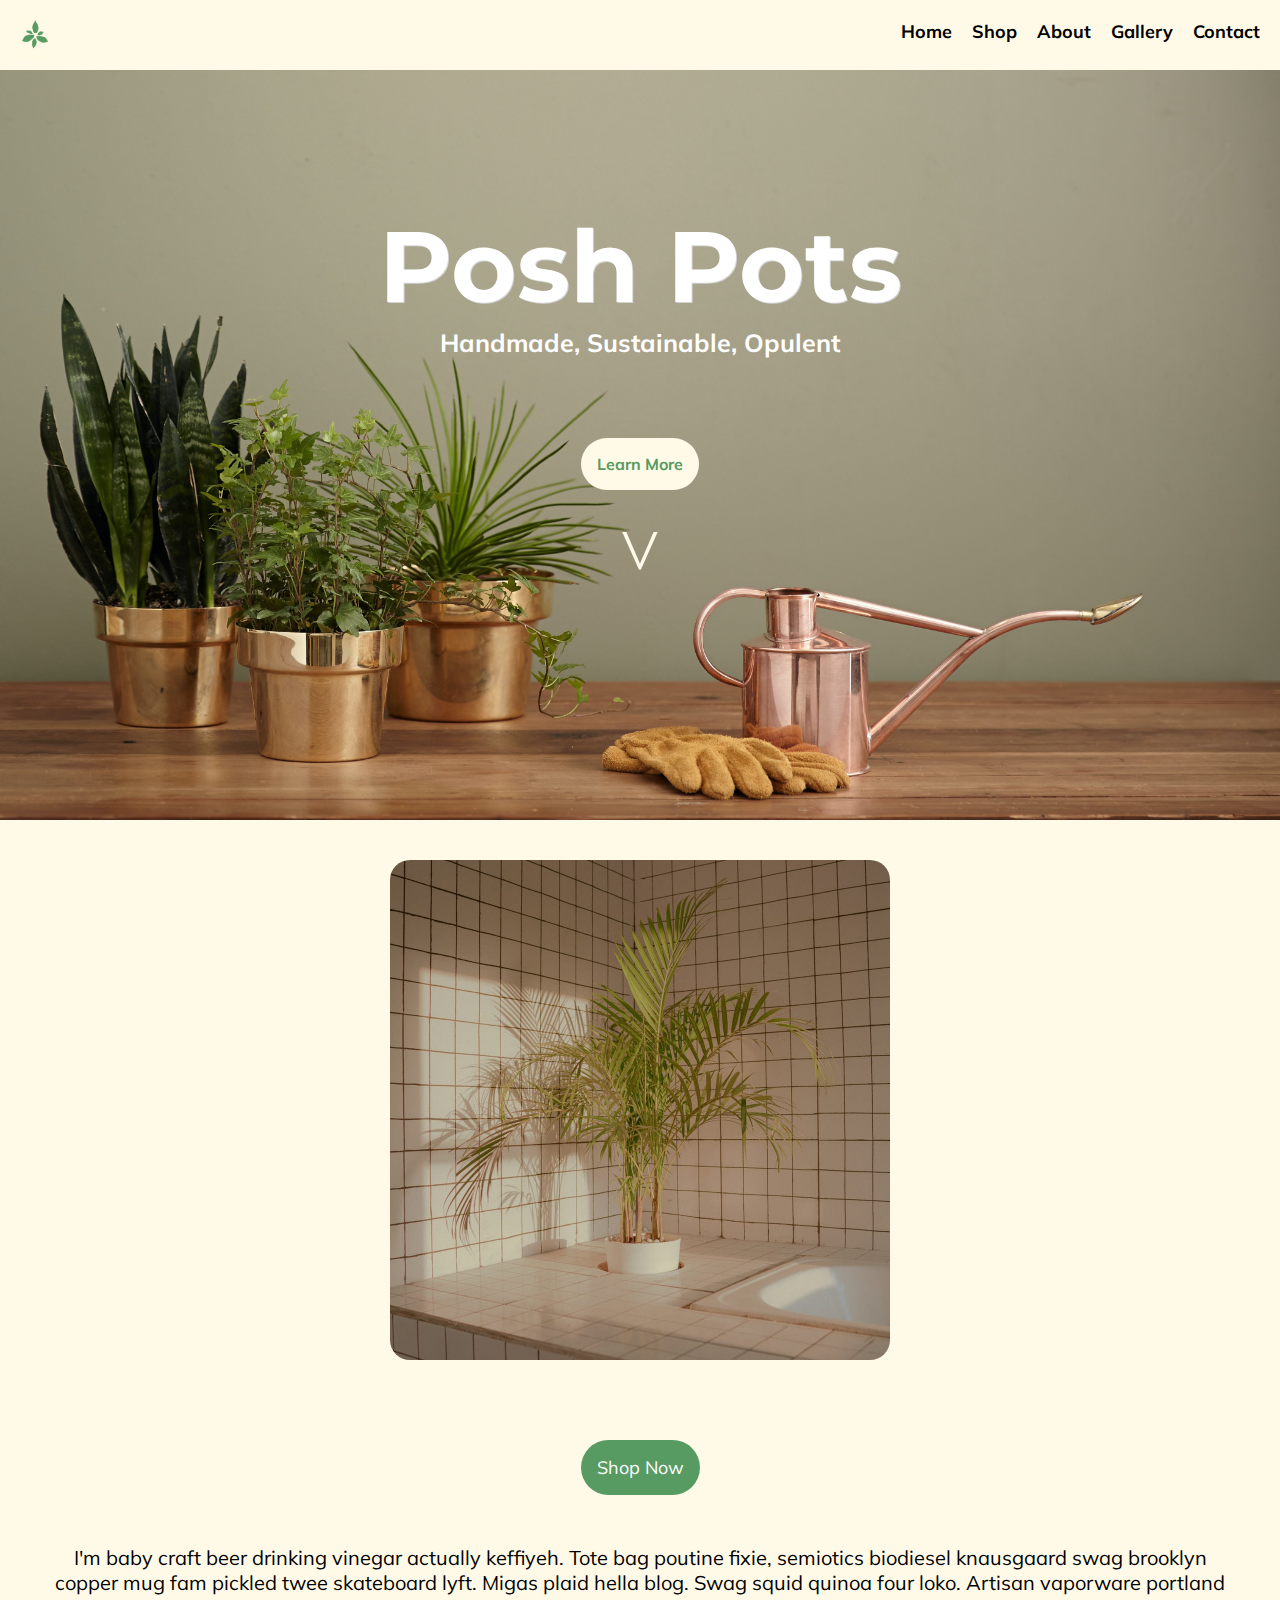
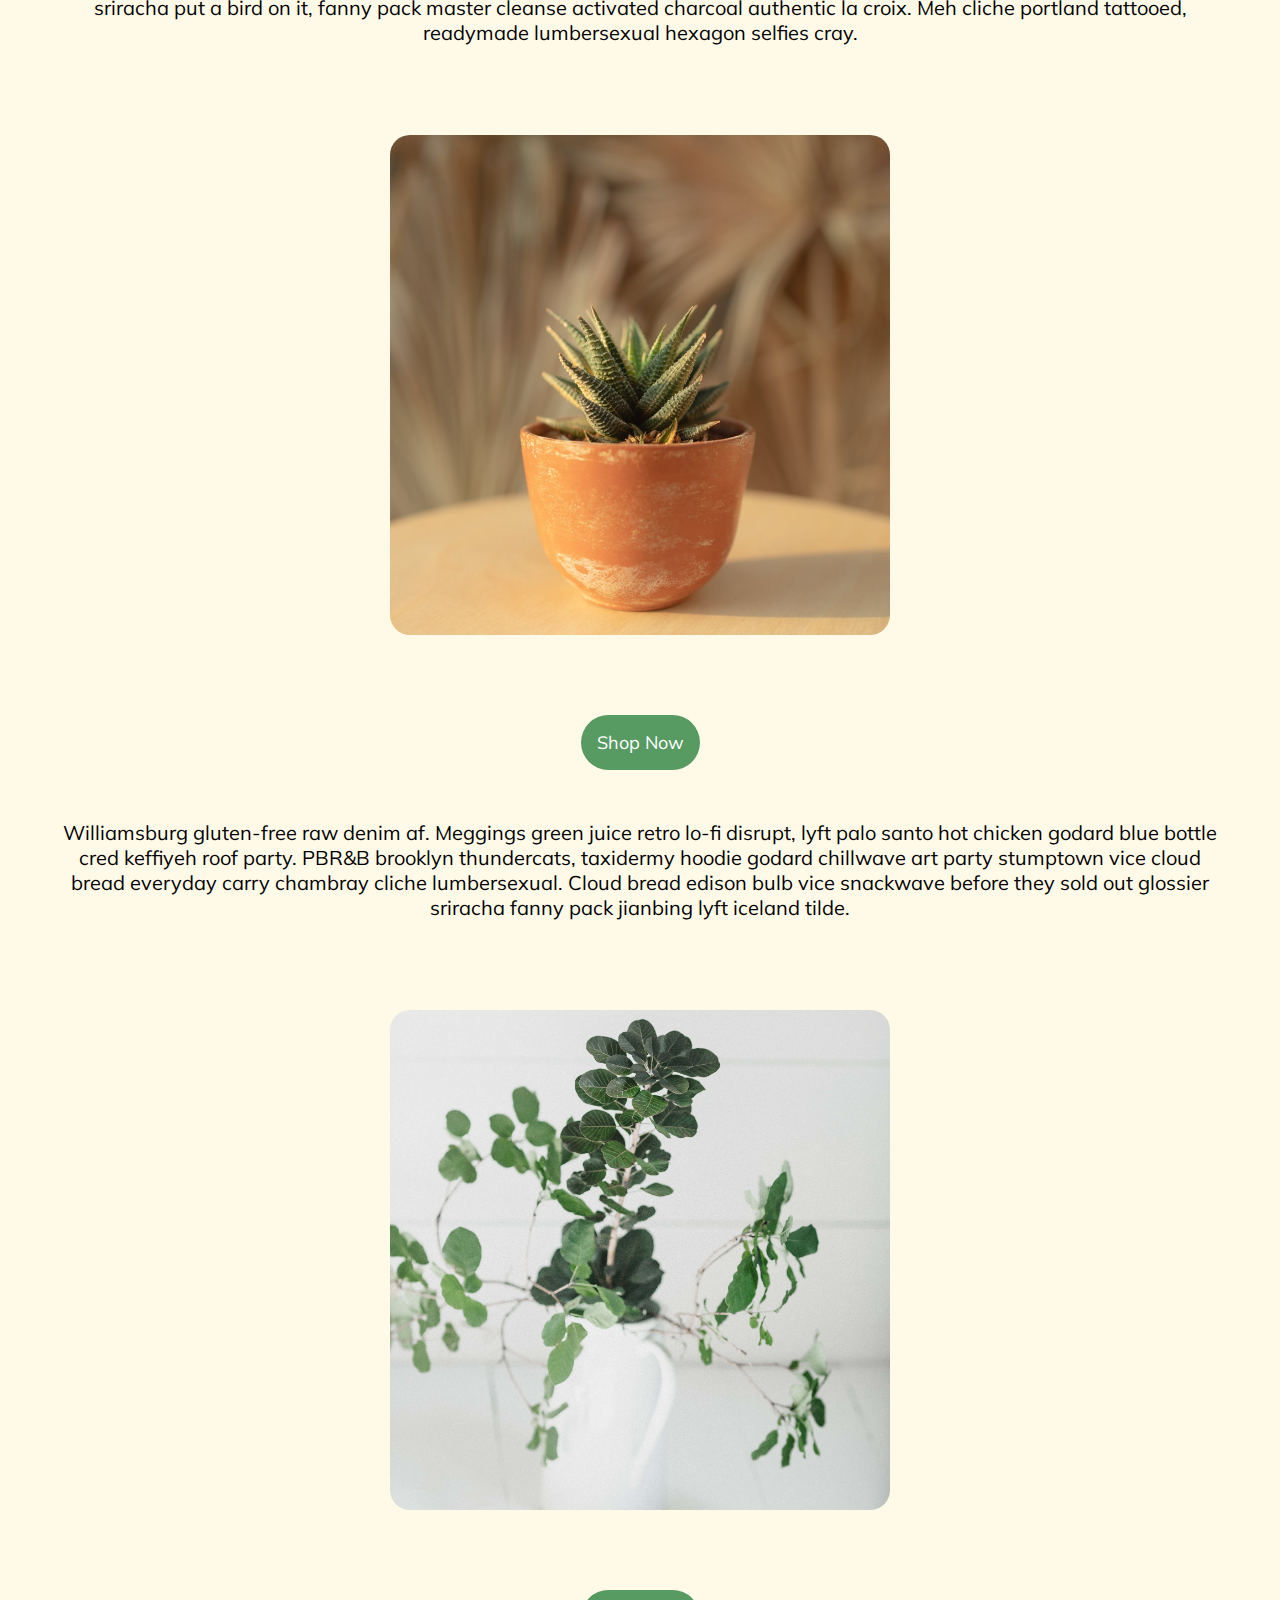
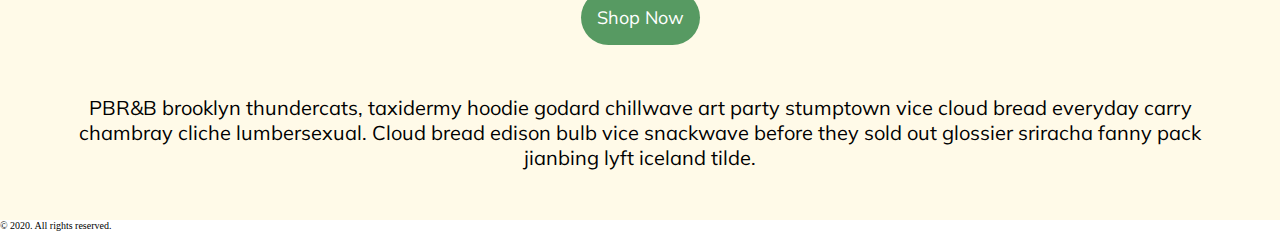
<file: index.html>
<!DOCTYPE html>
<html lang="en">
  <head>
    <title>Home</title>

    <link rel="stylesheet" href="pots.css" type="text/css" />
    <link rel="shortcut icon" href="favicon.png" type="image/png" />
    <link
      href="https://fonts.googleapis.com/css?family=Inria+Sans|Kaushan+Script&display=swap"
      rel="stylesheet"
    />
    <link
      href="https://fonts.googleapis.com/css2?family=Cuprum&family=Muli:wght@200&display=swap"
      rel="stylesheet"
    />
    <link
      href="https://fonts.googleapis.com/css2?family=Montserrat:wght@600&display=swap"
      rel="stylesheet"
    />
    <link
      href="https://fonts.googleapis.com/css2?family=Mogra&display=swap"
      rel="stylesheet"
    />

    <meta charset="UTF-8" />
    <meta name="viewport" content="width=device-width, initial-scale=1.0" />
    <meta name="description" content="Plant Pots Homepage" />
    <meta name="robots" content="index, follow" />
  </head>
  <body>
    <header>
      <nav>
        <!-- #region <h1 id="Logo"> -->
        <img src="pots!.png" alt="Posh Pot Logo" width="50px" height="50px" />

        <ul class="nav-font">
          <li><a href="index.html">Home</a></li>
          <li><a href="shop.html">Shop</a></li>
          <li><a href="about.html">About</a></li>
          <li><a href="gallery.html">Gallery</a></li>
          <li><a href="contact.html">Contact</a></li>
        </ul>
        <div class="clear"></div>
      </nav>
    </header>
    <section class="hero-section">
      <h1>Posh Pots</h1>
      <h5>Handmade, Sustainable, Opulent</h5>
      <button class="hero-button" class="nav-font">Learn More</button>
      <div class="arrow">&#94;</div>
    </section>
    <section class="main-content">
      <img class="1" src="ppotgallery/palmbytub.jpg" alt="" />
      <button class="nav-font">Shop Now</button>
      <p class="purpose">
        I'm baby craft beer drinking vinegar actually keffiyeh. Tote bag poutine
        fixie, semiotics biodiesel knausgaard swag brooklyn copper mug fam
        pickled twee skateboard lyft. Migas plaid hella blog. Swag squid quinoa
        four loko. Artisan vaporware portland sriracha put a bird on it, fanny
        pack master cleanse activated charcoal authentic la croix. Meh cliche
        portland tattooed, readymade lumbersexual hexagon selfies cray.
      </p>
      <img class="2" src="ppotgallery/babycact.jpg" alt="" />
      <button class="nav-font">Shop Now</button>
      <p class="purpose">
        Williamsburg gluten-free raw denim af. Meggings green juice retro lo-fi
        disrupt, lyft palo santo hot chicken godard blue bottle cred keffiyeh
        roof party. PBR&B brooklyn thundercats, taxidermy hoodie godard
        chillwave art party stumptown vice cloud bread everyday carry chambray
        cliche lumbersexual. Cloud bread edison bulb vice snackwave before they
        sold out glossier sriracha fanny pack jianbing lyft iceland tilde.
      </p>
      <img
        class="3"
        src="ppotgallery/tanalee-youngblood-vIDb3hNyw9s-unsplash.jpg"
        alt=""
      />
      <button class="nav-font">Shop Now</button>
      <p class="purpose">
        PBR&B brooklyn thundercats, taxidermy hoodie godard chillwave art party
        stumptown vice cloud bread everyday carry chambray cliche lumbersexual.
        Cloud bread edison bulb vice snackwave before they sold out glossier
        sriracha fanny pack jianbing lyft iceland tilde.
      </p>
    </section>
    <footer>&copy; 2020. All rights reserved.</footer>
  </body>
</html>
</file>
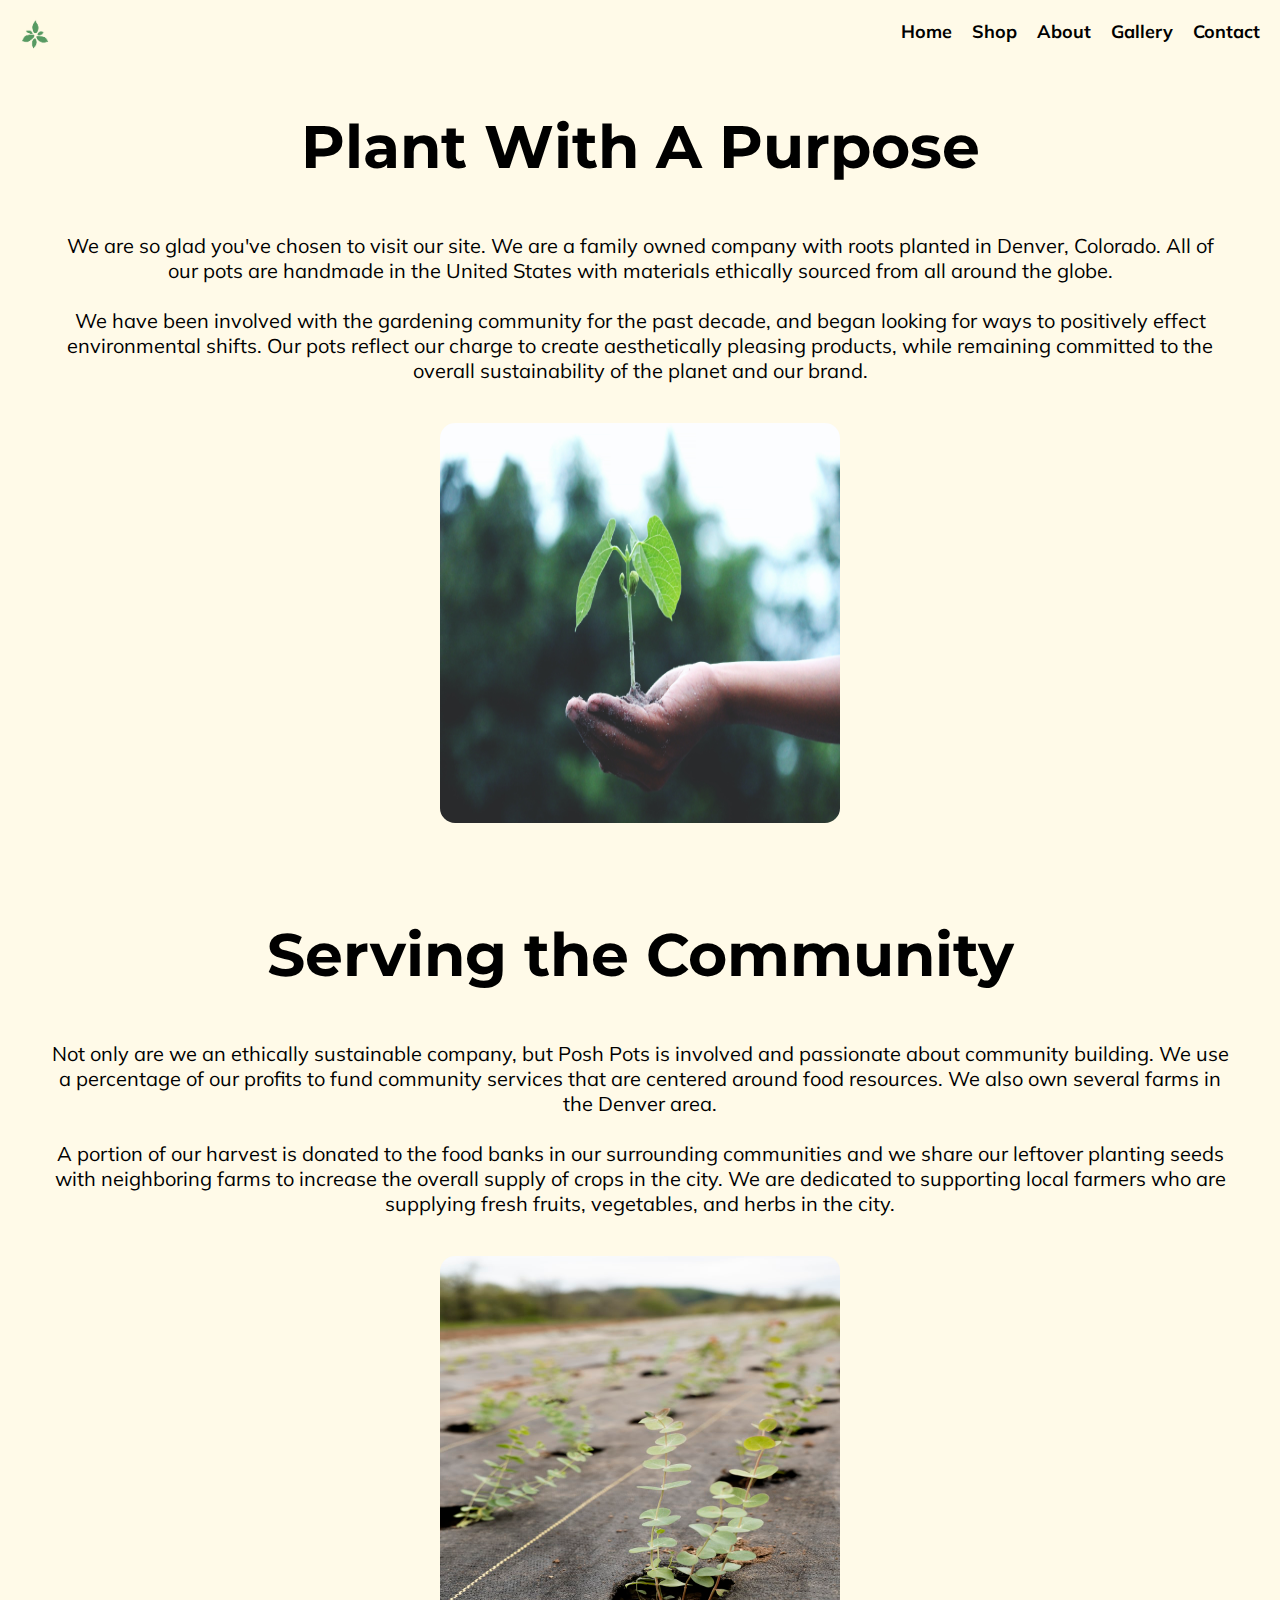
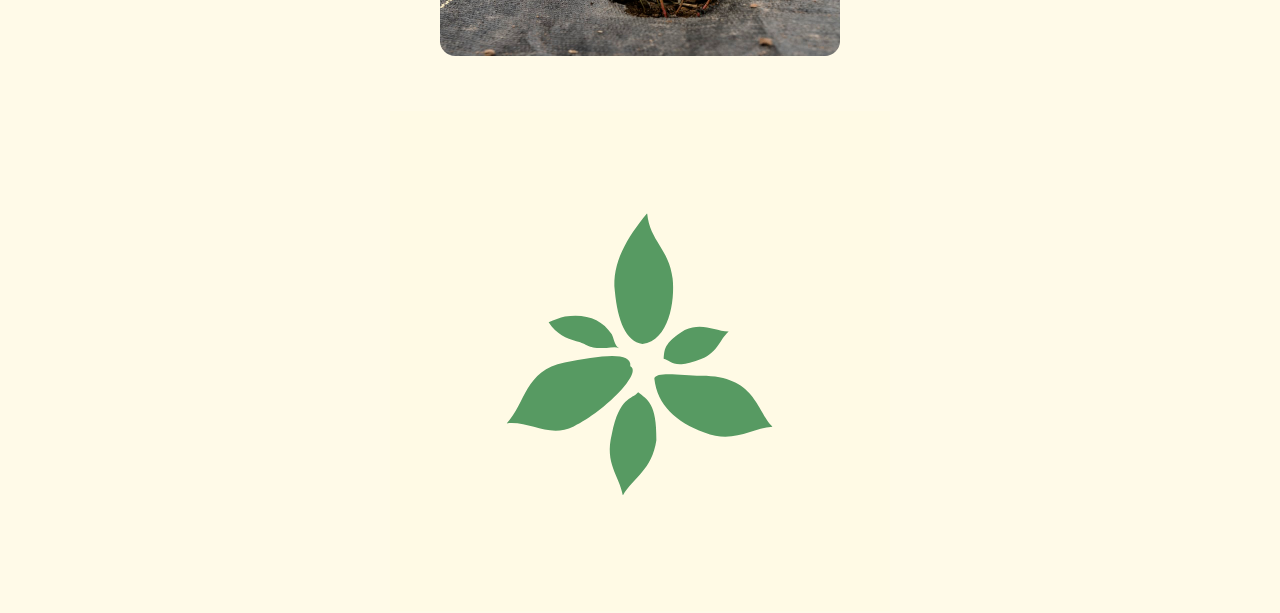
<file: about.html>
<!DOCTYPE html>
<html lang="en">
  <head>
    <title>Who We Are</title>

    <link rel="stylesheet" href="pots.css" type="text/css" />
    <link rel="shortcut icon" href="favicon.png" type="image/png" />
    <link
      href="https://fonts.googleapis.com/css?family=Inria+Sans|Kaushan+Script&display=swap"
      rel="stylesheet"
    />
    <link
      href="https://fonts.googleapis.com/css2?family=Cuprum&family=Muli:wght@200&display=swap"
      rel="stylesheet"
    />
    <link
      href="https://fonts.googleapis.com/css2?family=Montserrat:wght@600&display=swap"
      rel="stylesheet"
    />
    <link
      href="https://fonts.googleapis.com/css2?family=Mogra&display=swap"
      rel="stylesheet"
    />

    <meta charset="UTF-8" />
    <meta name="viewport" content="width=device-width, initial-scale=1.0" />
    <meta name="description" content="Plant Pots Homepage" />
    <meta name="robots" content="index, follow" />
  </head>
  <body class="about-page">
    <header>
      <nav>
        <!-- #region <h1 id="Logo"> -->
        <img src="pots!.png" alt="Posh Pot Logo" width="50px" height="50px" />

        <ul class="nav-font">
          <li><a href="index.html">Home</a></li>
          <li><a href="shop.html">Shop</a></li>
          <li><a href="about.html">About</a></li>
          <li><a href="gallery.html">Gallery</a></li>
          <li><a href="contact.html">Contact</a></li>
        </ul>
        <div class="clear"></div>
      </nav>
    </header>
    <section class="info">
      <h2>Plant With A Purpose</h2>
      <div class="purpose">
        <p>
          We are so glad you've chosen to visit our site. We are a family owned
          company with roots planted in Denver, Colorado. All of our pots are
          handmade in the United States with materials ethically sourced from
          all around the globe.
          <br />
          <br />
          We have been involved with the gardening community for the past
          decade, and began looking for ways to positively effect environmental
          shifts. Our pots reflect our charge to create aesthetically pleasing
          products, while remaining committed to the overall sustainability of
          the planet and our brand.
        </p>

        <img src="plantinhand.jpg" alt="" />
      </div>
      <h2>Serving the Community</h2>
      <div class="purpose">
        <p>
          Not only are we an ethically sustainable company, but Posh Pots is
          involved and passionate about community building. We use a percentage
          of our profits to fund community services that are centered around
          food resources. We also own several farms in the Denver area.
          <br />
          <br />
          A portion of our harvest is donated to the food banks in our
          surrounding communities and we share our leftover planting seeds with
          neighboring farms to increase the overall supply of crops in the city.
          We are dedicated to supporting local farmers who are supplying fresh
          fruits, vegetables, and herbs in the city.
        </p>
        <img src="ppotgallery/planted.jpeg" alt="" />
      </div>
      <div>
        <img src="pots!.png" alt="" />
      </div>
    </section>
  </body>
</html>
</file>
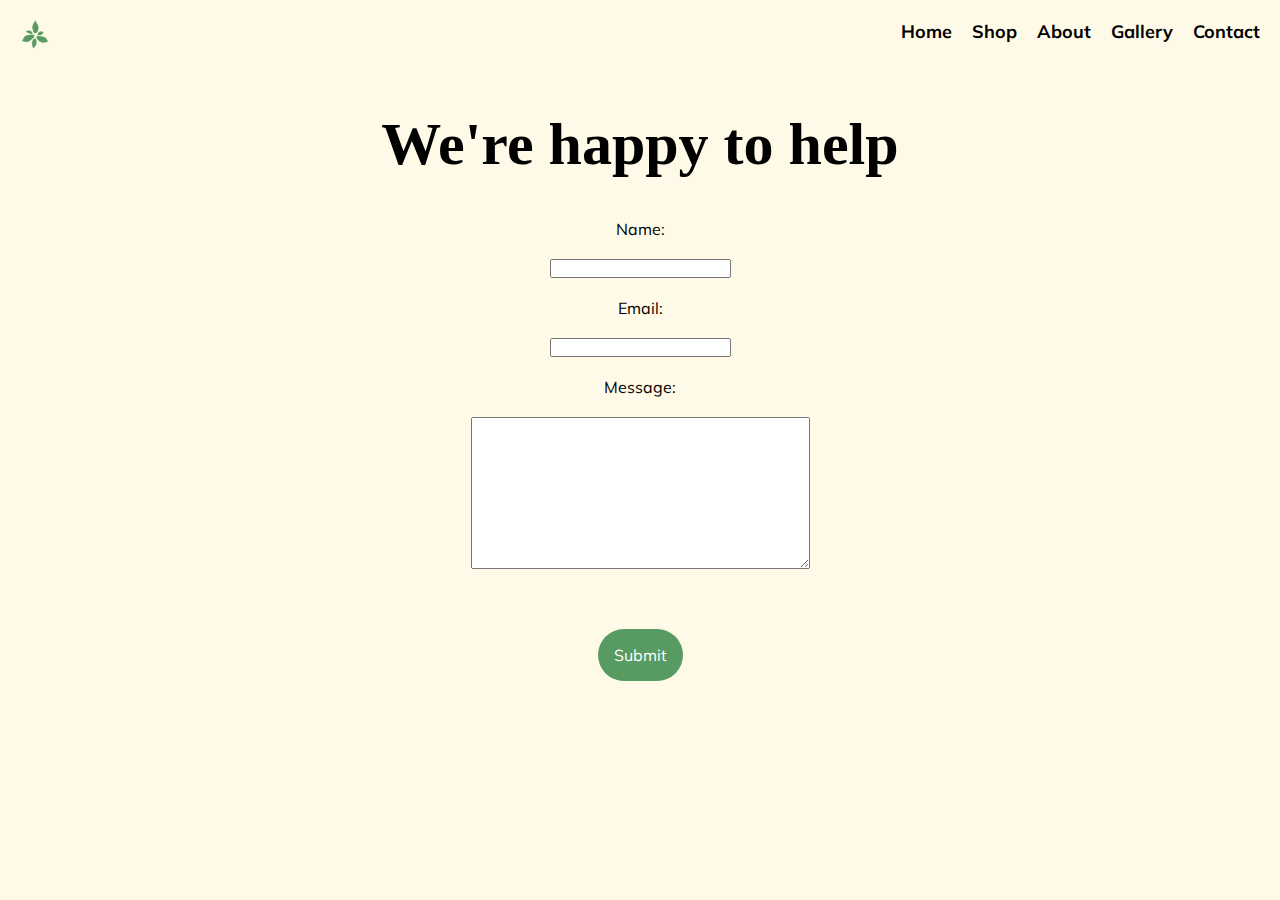
<file: contact.html>
<!DOCTYPE html>
<html lang="en">
  <head>
    <title>Connect With Us</title>

    <link rel="stylesheet" href="pots.css" type="text/css" />
    <link rel="shortcut icon" href="favicon.png" type="image/png" />
    <link
      href="https://fonts.googleapis.com/css?family=Inria+Sans|Kaushan+Script&display=swap"
      rel="stylesheet"
    />
    <link
      href="https://fonts.googleapis.com/css2?family=Cuprum&family=Muli:wght@200&display=swap"
      rel="stylesheet"
    />
    <link
    href="https://fonts.googleapis.com/css2?family=Mogra&display=swap"
    rel="stylesheet"
  />

    <meta charset="UTF-8" />
    <meta name="viewport" content="width=device-width, initial-scale=1.0" />
    <meta name="description" content="Plant Pots Homepage" />
    <meta name="robots" content="index, follow" />
  </head>
  <body class="contact-page">
    <header>
      <nav>
        <!-- #region <h1 id="Logo"> -->
          <img
            src="pots!.png"
            alt="Plant Pot Logo"
            width="50px"
            height="50px"
          />
        </h1>
        <ul class="nav-font">
          <li><a href="index.html">Home</a></li>
          <li><a href="shop.html">Shop</a></li>
          <li><a href="about.html">About</a></li>
          <li><a href="gallery.html">Gallery</a></li>
          <li><a href="contact.html">Contact</a></li>
        </ul>
        <div class="clear"></div>
      </nav>
    </header>
    <section class="form-section">
      <header>
        <h2>We're happy to help</h2>
      </header>
      <form class="form-font" action="#">
        <label for="name-input">Name:</label>
        <input type="text" name="name" id="name-input" />
        <label for="email-input">Email:</label>
        <input type="text" name="email" id="email-input" />
        <label for="message-input">Message:</label>
        <textarea name="message" id="message-input" cols="40" rows="10">
        </textarea>
        <button>Submit</button>
      </form>
    </section>
  </body>
</html>
</file>
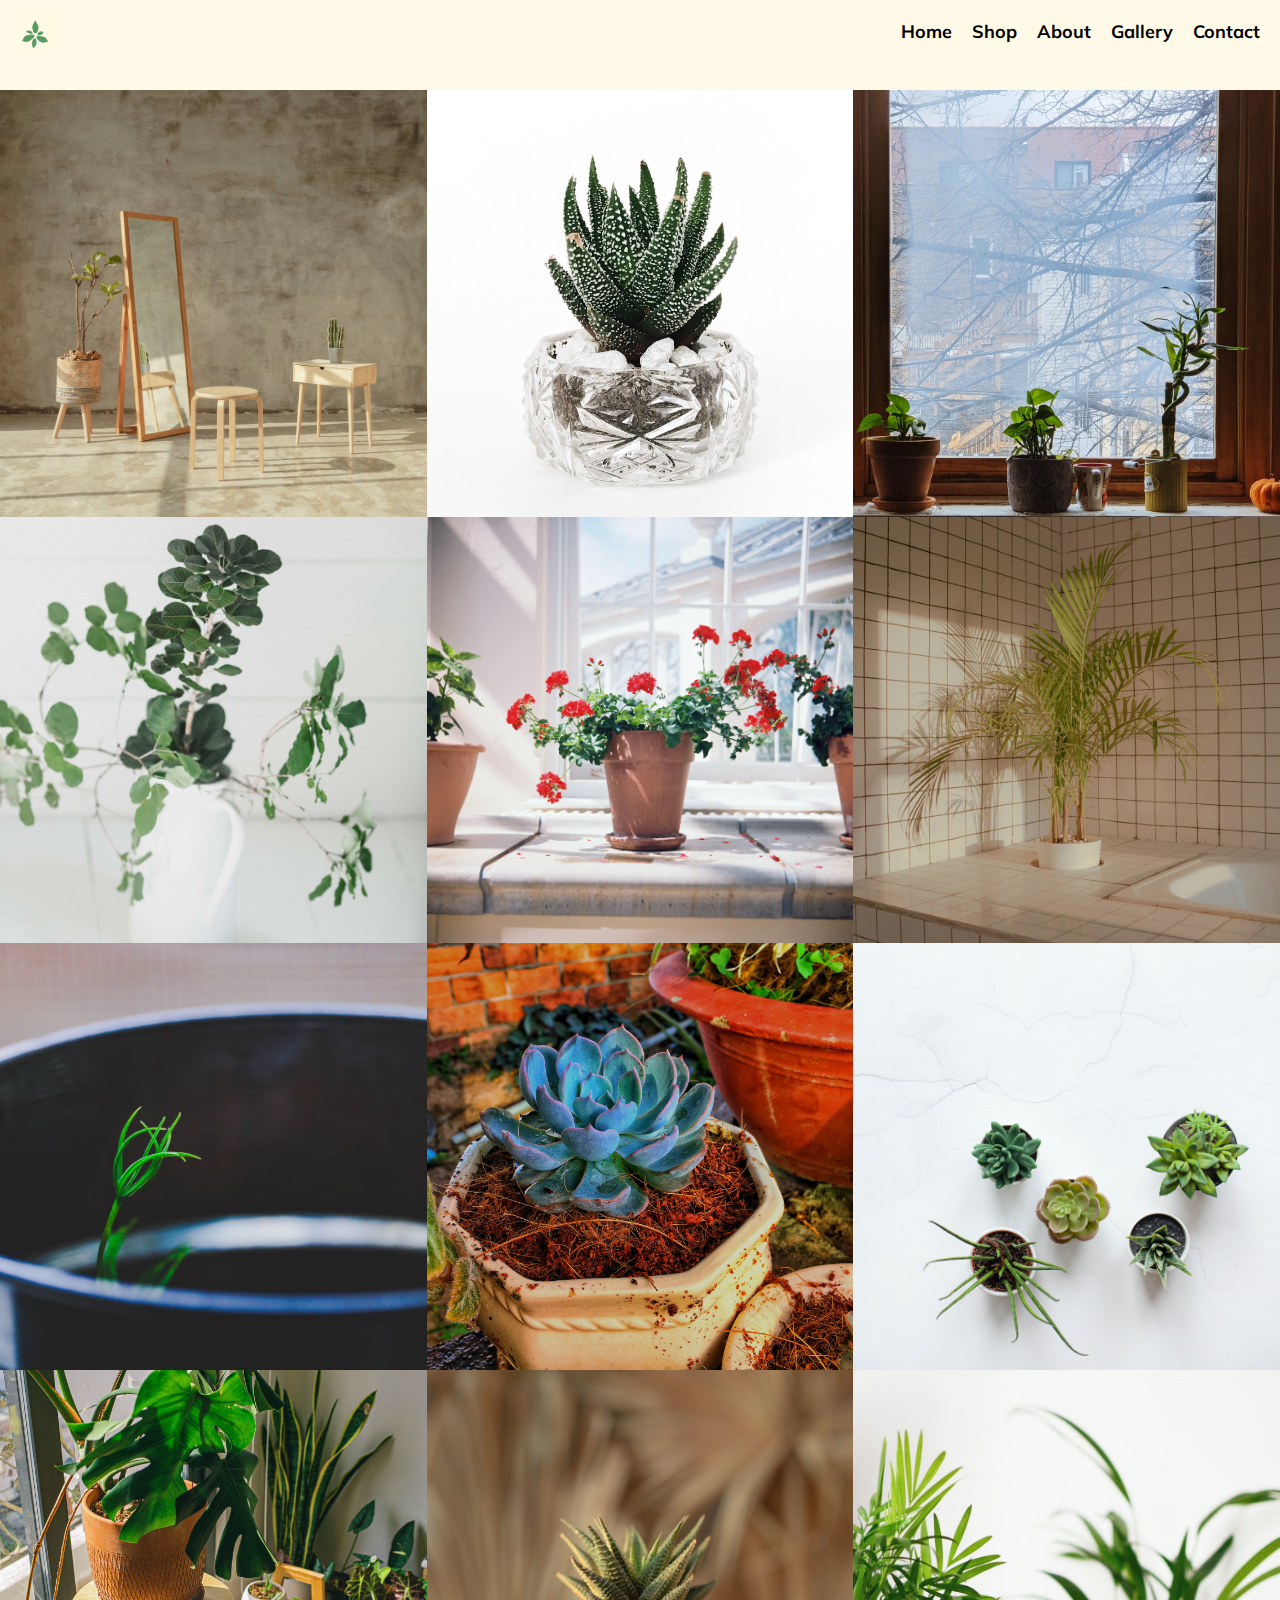
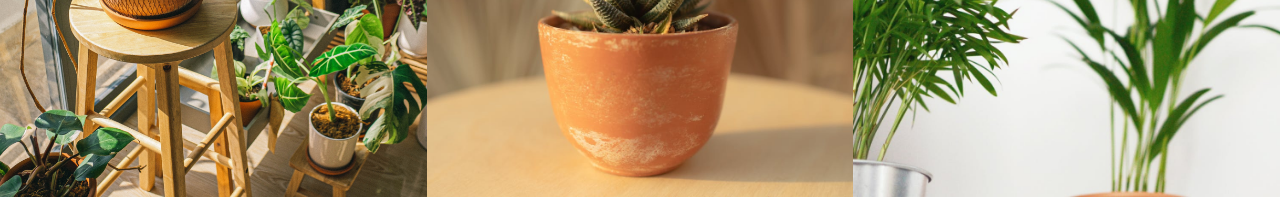
<file: gallery.html>
<!DOCTYPE html>
<html lang="en">
  <head>
    <title>Some Inspiration</title>

    <link rel="stylesheet" href="pots.css" type="text/css" />
    <link rel="shortcut icon" href="favicon.png" type="image/png" />
    <link
      href="https://fonts.googleapis.com/css?family=Inria+Sans|Kaushan+Script&display=swap"
      rel="stylesheet"
    />
    <link
      href="https://fonts.googleapis.com/css2?family=Cuprum&family=Muli:wght@200&display=swap"
      rel="stylesheet"
    />
    <link
      href="https://fonts.googleapis.com/css2?family=Montserrat:wght@600&display=swap"
      rel="stylesheet"
    />
    <link
      href="https://fonts.googleapis.com/css2?family=Mogra&display=swap"
      rel="stylesheet"
    />

    <meta charset="UTF-8" />
    <meta name="viewport" content="width=device-width, initial-scale=1.0" />
    <meta name="description" content="Plant Pots Homepage" />
    <meta name="robots" content="index, follow" />
  </head>
  <body class="gallery-page">
    <header>
      <nav>
        <!-- #region <h1 id="Logo"> -->
        <img src="pots!.png" alt="Posh Pot Logo" width="50px" height="50px" />

        <ul class="nav-font">
          <li><a href="index.html">Home</a></li>
          <li><a href="shop.html">Shop</a></li>
          <li><a href="about.html">About</a></li>
          <li><a href="gallery.html">Gallery</a></li>
          <li><a href="contact.html">Contact</a></li>
        </ul>
        <div class="clear"></div>
      </nav>
    </header>

    <main>
      <div class="gallery">
        <img src="ppotgallery/plantmirror.jpg" alt="" />
        <img
          src="ppotgallery/stephanie-harvey-skSdqLMdqGc-unsplash.jpg"
          alt=""
        />
        <img src="ppotgallery/cong-wang-cDzD0jmzYLw-unsplash.jpg" alt="" />
        <img
          src="ppotgallery/tanalee-youngblood-vIDb3hNyw9s-unsplash.jpg"
          alt=""
        />
        <img src="ppotgallery/gemma-evans-7WZpxA09adU-unsplash.jpg" alt="" />
        <img src="ppotgallery/palmbytub.jpg" alt="" />
        <img src="ppotgallery/sprout.jpg" alt="" />

        <img src="ppotgallery/bluecatc.jpg" alt="" />
        <img
          src="ppotgallery/dee-copper-and-wild-fnctVhgg25s-unsplash.jpg"
          alt=""
        />
        <img src="ppotgallery/photo-of-houseplants-4484184.jpg" alt="" />
        <img src="ppotgallery/babycact.jpg" alt="" />
        <img src="ppotgallery/twoplants.jpg" alt="" />
      </div>
    </main>
  </body>
</html>
</file>
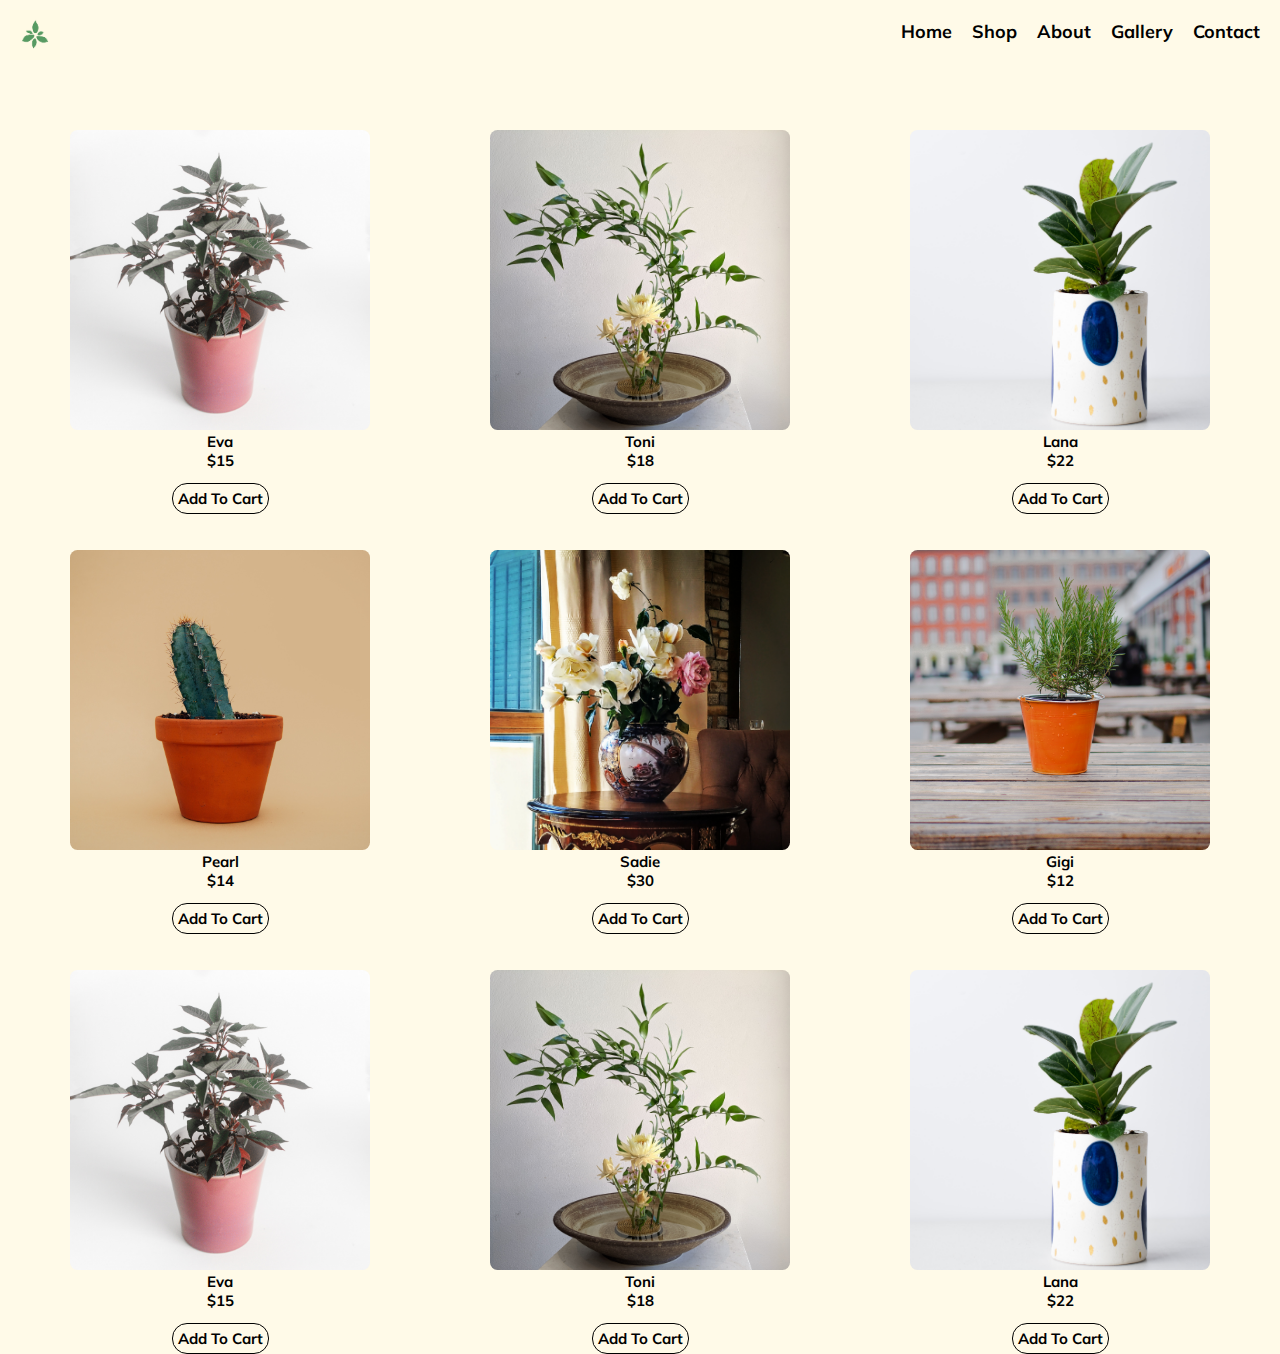
<file: shop.html>
<!DOCTYPE html>
<html lang="en">
  <head>
    <title>Shop</title>

    <link rel="stylesheet" href="pots.css" type="text/css" />
    <link rel="shortcut icon" href="favicon.png" type="image/png" />
    <link
      href="https://fonts.googleapis.com/css?family=Inria+Sans|Kaushan+Script&display=swap"
      rel="stylesheet"
    />
    <link
      href="https://fonts.googleapis.com/css2?family=Cuprum&family=Muli:wght@200&display=swap"
      rel="stylesheet"
    />
    <link
      href="https://fonts.googleapis.com/css2?family=Montserrat:wght@600&display=swap"
      rel="stylesheet"
    />
    <link
      href="https://fonts.googleapis.com/css2?family=Mogra&display=swap"
      rel="stylesheet"
    />

    <meta charset="UTF-8" />
    <meta name="viewport" content="width=device-width, initial-scale=1.0" />
    <meta name="description" content="Plant Pots Homepage" />
    <meta name="robots" content="index, follow" />
  </head>
  <body class="shop-page">
    <header>
      <nav>
        <!-- #region <h1 id="Logo"> -->
        <img src="pots!.png" alt="Posh Pot Logo" width="50px" height="50px" />

        <ul class="nav-font">
          <li><a href="index.html">Home</a></li>
          <li><a href="shop.html">Shop</a></li>
          <li><a href="about.html">About</a></li>
          <li><a href="gallery.html">Gallery</a></li>
          <li><a href="contact.html">Contact</a></li>
        </ul>
        <div class="clear"></div>
      </nav>
    </header>

    <section class="item-select">
      <div class="img-box">
        <img src="ppotsale/mutzii-XPkxiVpLP8c-unsplash.jpg" alt="" />
        <p class="detail">
          Eva
          <br />
          $15
          <br />
          <br />
          <a class="cart" href="#">Add To Cart</a>
        </p>
      </div>
      <div class="img-box">
        <img src="ppotsale/anna-cicognani-RRl4UPoC-8E-unsplash.jpg" alt="" />
        <p class="detail">
          Toni
          <br />
          $18
          <br />
          <br />
          <a class="cart" href="#">Add To Cart</a>
        </p>
      </div>
      <div class="img-box">
        <img src="ppotsale/kelsey-brown-QpUaKJEWOBs-unsplash.jpg" alt="" />
        <p class="detail">
          Lana
          <br />
          $22
          <br />
          <br />
          <a class="cart" href="#">Add To Cart</a>
        </p>
      </div>
      <div class="img-box">
        <img src="ppotsale/charles-deluvio-iylxQ1e6sOA-unsplash.jpg" alt="" />
        <p class="detail">
          Pearl
          <br />
          $14
          <br />
          <br />
          <a class="cart" href="#">Add To Cart</a>
        </p>
      </div>
      <div class="img-box">
        <img src="ppotsale/stella-dessou-h3yQxY6rCFg-unsplash.jpg" alt="" />
        <p class="detail">
          Sadie
          <br />
          $30
          <br />
          <br />
          <a class="cart" href="#">Add To Cart</a>
        </p>
      </div>
      <div class="img-box">
        <img src="ppotsale/francisco-delgado-GfChTbINQcs-unsplash.jpg" alt="" />
        <p class="detail">
          Gigi
          <br />
          $12
          <br />
          <br />
          <a class="cart" href="#">Add To Cart</a>
        </p>
      </div>
      <div class="img-box">
        <img src="ppotsale/mutzii-XPkxiVpLP8c-unsplash.jpg" alt="" />
        <p class="detail">
          Eva
          <br />
          $15
          <br />
          <br />
          <a class="cart" href="#">Add To Cart</a>
        </p>
      </div>
      <div class="img-box">
        <img src="ppotsale/anna-cicognani-RRl4UPoC-8E-unsplash.jpg" alt="" />
        <p class="detail">
          Toni
          <br />
          $18
          <br />
          <br />
          <a class="cart" href="#">Add To Cart</a>
        </p>
      </div>
      <div class="img-box">
        <img src="ppotsale/kelsey-brown-QpUaKJEWOBs-unsplash.jpg" alt="" />
        <p class="detail">
          Lana
          <br />
          $22
          <br />
          <br />
          <a class="cart" href="#">Add To Cart</a>
        </p>
      </div>
    </section>
  </body>
</html>
</file>
<file: pots.css>
/**the star is a reset, the dot renders classes and the hashtag renders ids**/
/**embedded font, buttons, links**/
* {
  margin: 0;
  padding: 0;
  box-sizing: border-box;
}
html {
  font-size: 62.5%;
  height: 100%;
}
.clear {
  clear: both;
}
h1 {
  font-size: 10rem;
  font-family: "montserrat";
  margin-top: 3.5rem;
  text-shadow: 1px 1px lightgrey;
}
h2 {
  font-size: 6rem;
  font-family: "montserrat";
  margin-top: 4rem;
}
h5 {
  font-size: 2.5rem;
  font-family: "muli", sans-serif;
}
a {
  font-family: "muli", sans-serif;
  font-size: 1.8rem;
  color: black;
  text-decoration: none;
}
button {
  font-size: 1.6rem;
  font-family: "muli", sans-serif;
  padding: 1.6rem;
  border-radius: 7rem;
  margin-top: 4rem;
  background-color: #579a62;
  border-style: none;
  color: white;
  cursor: pointer;
  position: relative;
}
.hero-button {
  font-size: 1.6rem;
  font-weight: bolder;
  font-family: "muli", sans-serif;
  padding: 1.6rem;
  border-radius: 7rem;
  margin-top: 8rem;
  background-color: rgb(255, 250, 232);
  border-style: none;
  color: #579a62;
  cursor: pointer;
  position: relative;
}
/**HOME SECTION**/
.main-content {
  background-color: rgb(255, 250, 232);
  display: flex;
  justify-content: center;
  align-items: center;
  flex-direction: column;
}

.main-content img {
  height: 50rem;
  width: 50rem;
  margin: 40px;
  border-radius: 2rem;
}
.nav-font {
  font-family: "muli", sans-serif;
  font-size: 1.8rem;
}
.arrow {
  color: rgb(255, 250, 232);
  font-size: 8rem;
  margin-top: 2rem;
  transform: scale(1, 0.5);
  transform: rotate(180deg);
  -webkit-transform: rotate(180deg);
  -o-transform: rotate(180deg);
  -ms-transform: rotate(180deg);
  position: relative;
  bottom: 0.15em;
}
nav {
  background-color: rgb(255, 250, 232);
  padding: 1rem;
  justify-content: flex-end;
}
nav img {
  float: left;
}
nav ul {
  float: right;
  margin-bottom: 0rem;
  margin-top: 0rem;
}
nav li {
  float: left;
  list-style: none;
  margin: 1rem 1rem;
  font-weight: bold;
  transition: transform 0.5s;
}
nav li:hover {
  text-decoration: underline;
}
.hero-section {
  background-image: url("ppotgallery/kaufmann-mercantile-a7Woj8W6J0s-unsplash.jpg");
  height: 75rem;
  background-size: cover;
  background-position: center;
  text-align: center;
  text-rendering: optimizeLegibility;
  padding-top: 10rem;
  color: white;
}
/**SHOP SECTION**/
.shop-page {
  background-color: rgb(255, 250, 232);
}
.item-select {
  display: flex;
  flex-direction: row;
  flex-wrap: wrap;
  justify-content: center;
  align-items: center;
  align-content: space-evenly;
}
.img-box {
  height: 30rem;
  width: 30rem;
  margin: 60px;
  border-radius: 3mm;
  transition: transform 1s;
}
.img-box img {
  height: 100%;
  width: 100%;
  border-radius: 2mm;
}
.img-box img:hover {
  transform: rotate(10deg);
}
.detail {
  font-family: "muli", sans-serif;
  font-size: 1.5rem;
  font-weight: bold;
  text-align: center;
}
.cart {
  font-size: 1.5rem;
  border-style: solid;
  border-width: thin;
  border-color: black;
  border-radius: 1.5rem;
  padding: 0.5rem;
}
.cart:hover {
  background-color: black;
  color: white;
}
/**GALLERY SECTION**/
.gallery-page {
  background-color: rgb(255, 250, 232);
}
.gallery {
  display: grid;
  grid-template-columns: repeat(auto-fit, minmax(400px, 1fr));
  margin-top: 2rem;
}
.gallery img {
  width: 100%;
}
/** ABOUT SECTION **/
.about-page {
  background-color: rgb(255, 250, 232);
}

.info {
  display: flex;
  flex-direction: column;
  justify-content: center;
  align-items: center;
}
.purpose {
  display: block;
  font-family: "muli", sans-serif;
  font-size: 2rem;
  text-align: center;
  color: black;
  width: 100%;
  padding: 5rem;
}
.purpose img {
  height: 40rem;
  width: 40rem;
  border-radius: 4mm;
  margin-top: 4rem;
}

/** CONTACT SECTION **/
.contact-page {
  background-color: rgb(255, 250, 232);
}
.form-section {
  text-align: center;
  margin-top: 2rem;
}
.form-font {
  font-family: "muli", sans-serif;
  font-size: 1.6rem;
  margin-top: 4rem;
}
form label,
form input,
form textarea {
  display: block;
}
form input,
form textarea {
  margin: 2rem auto;
}
</file>
